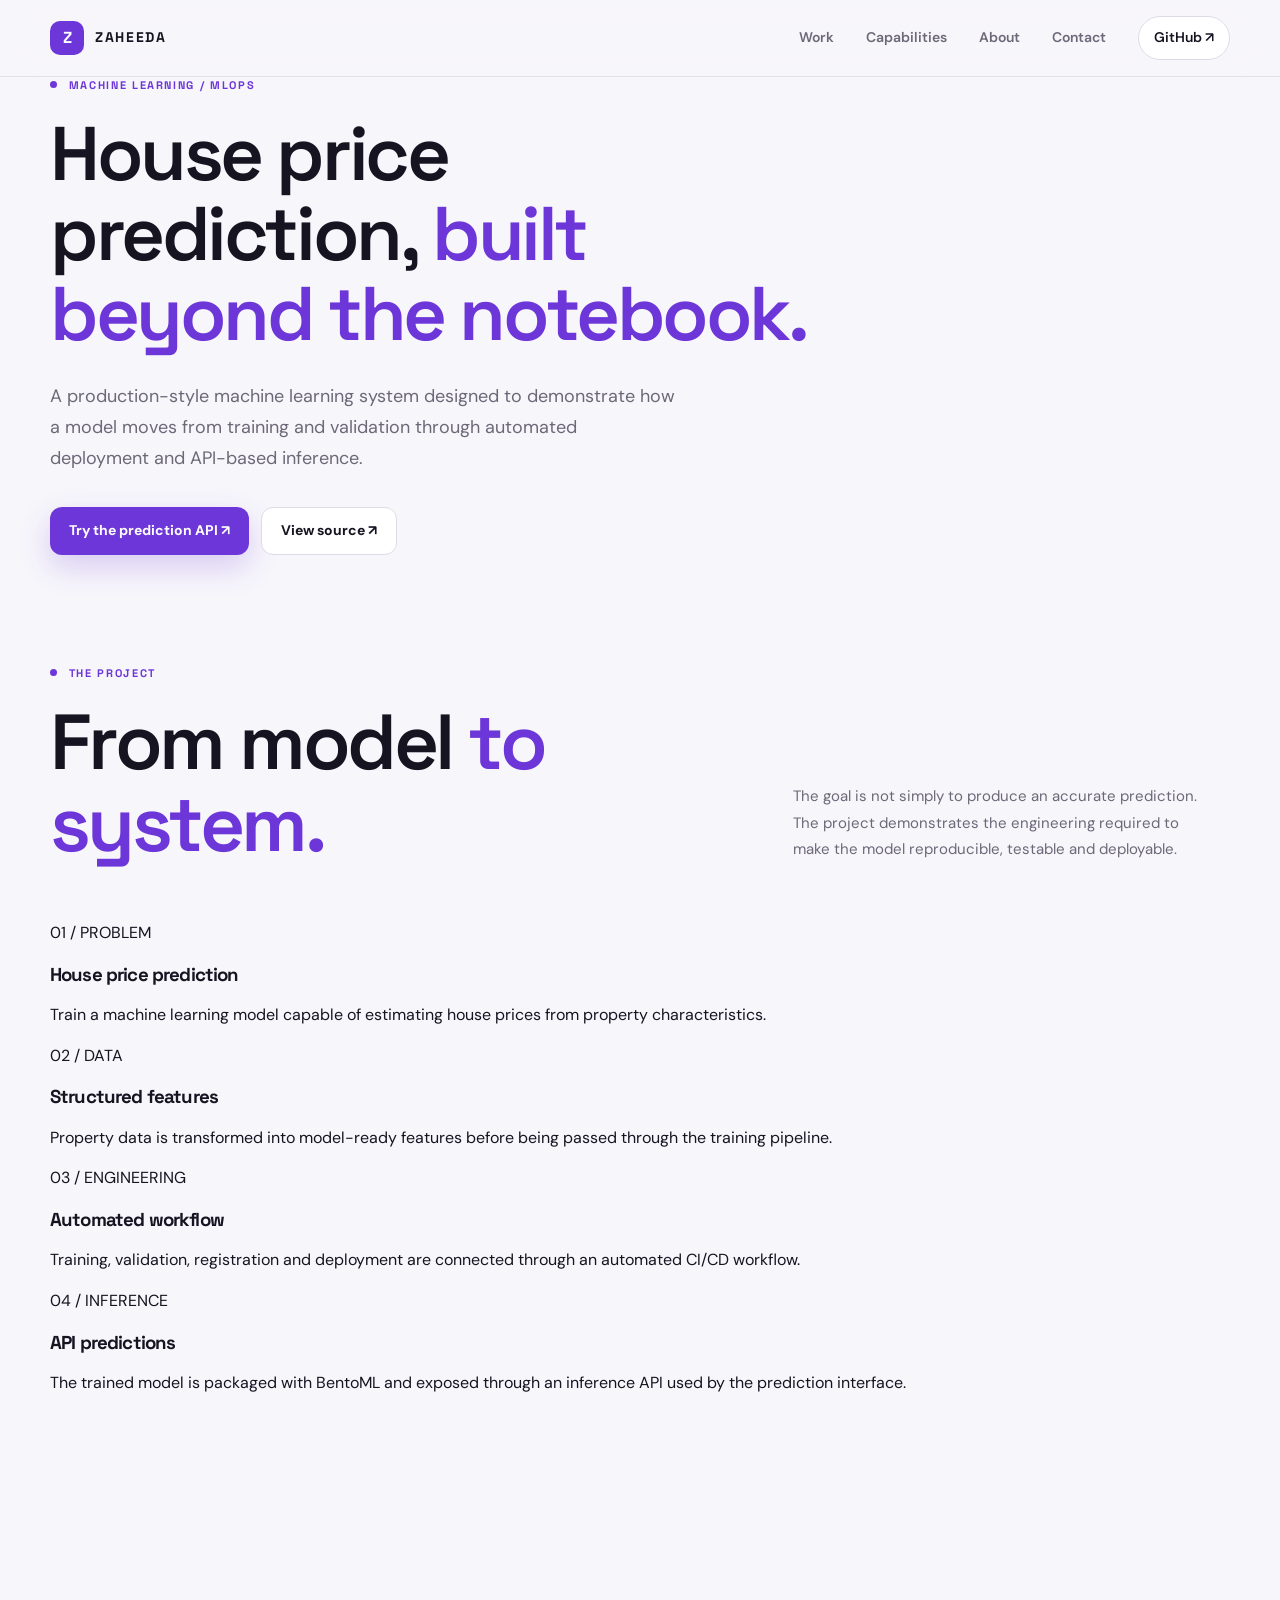
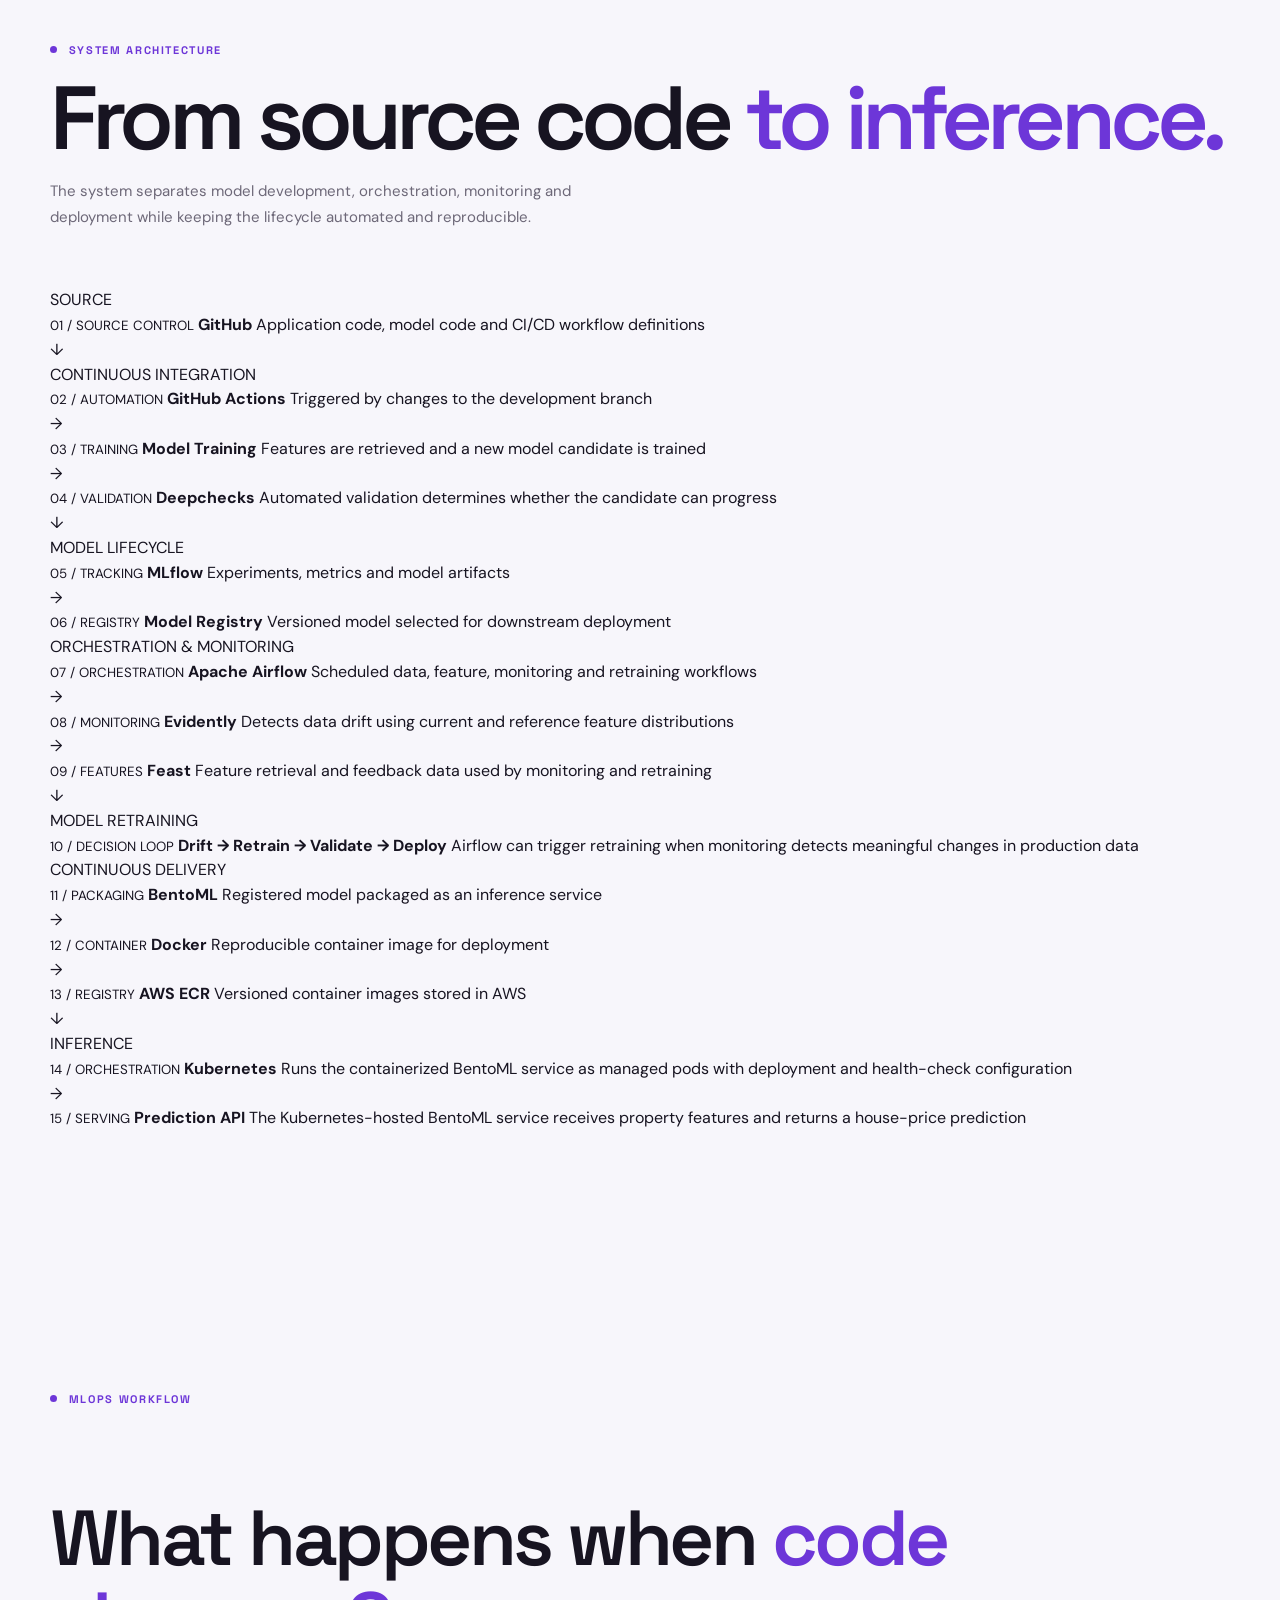
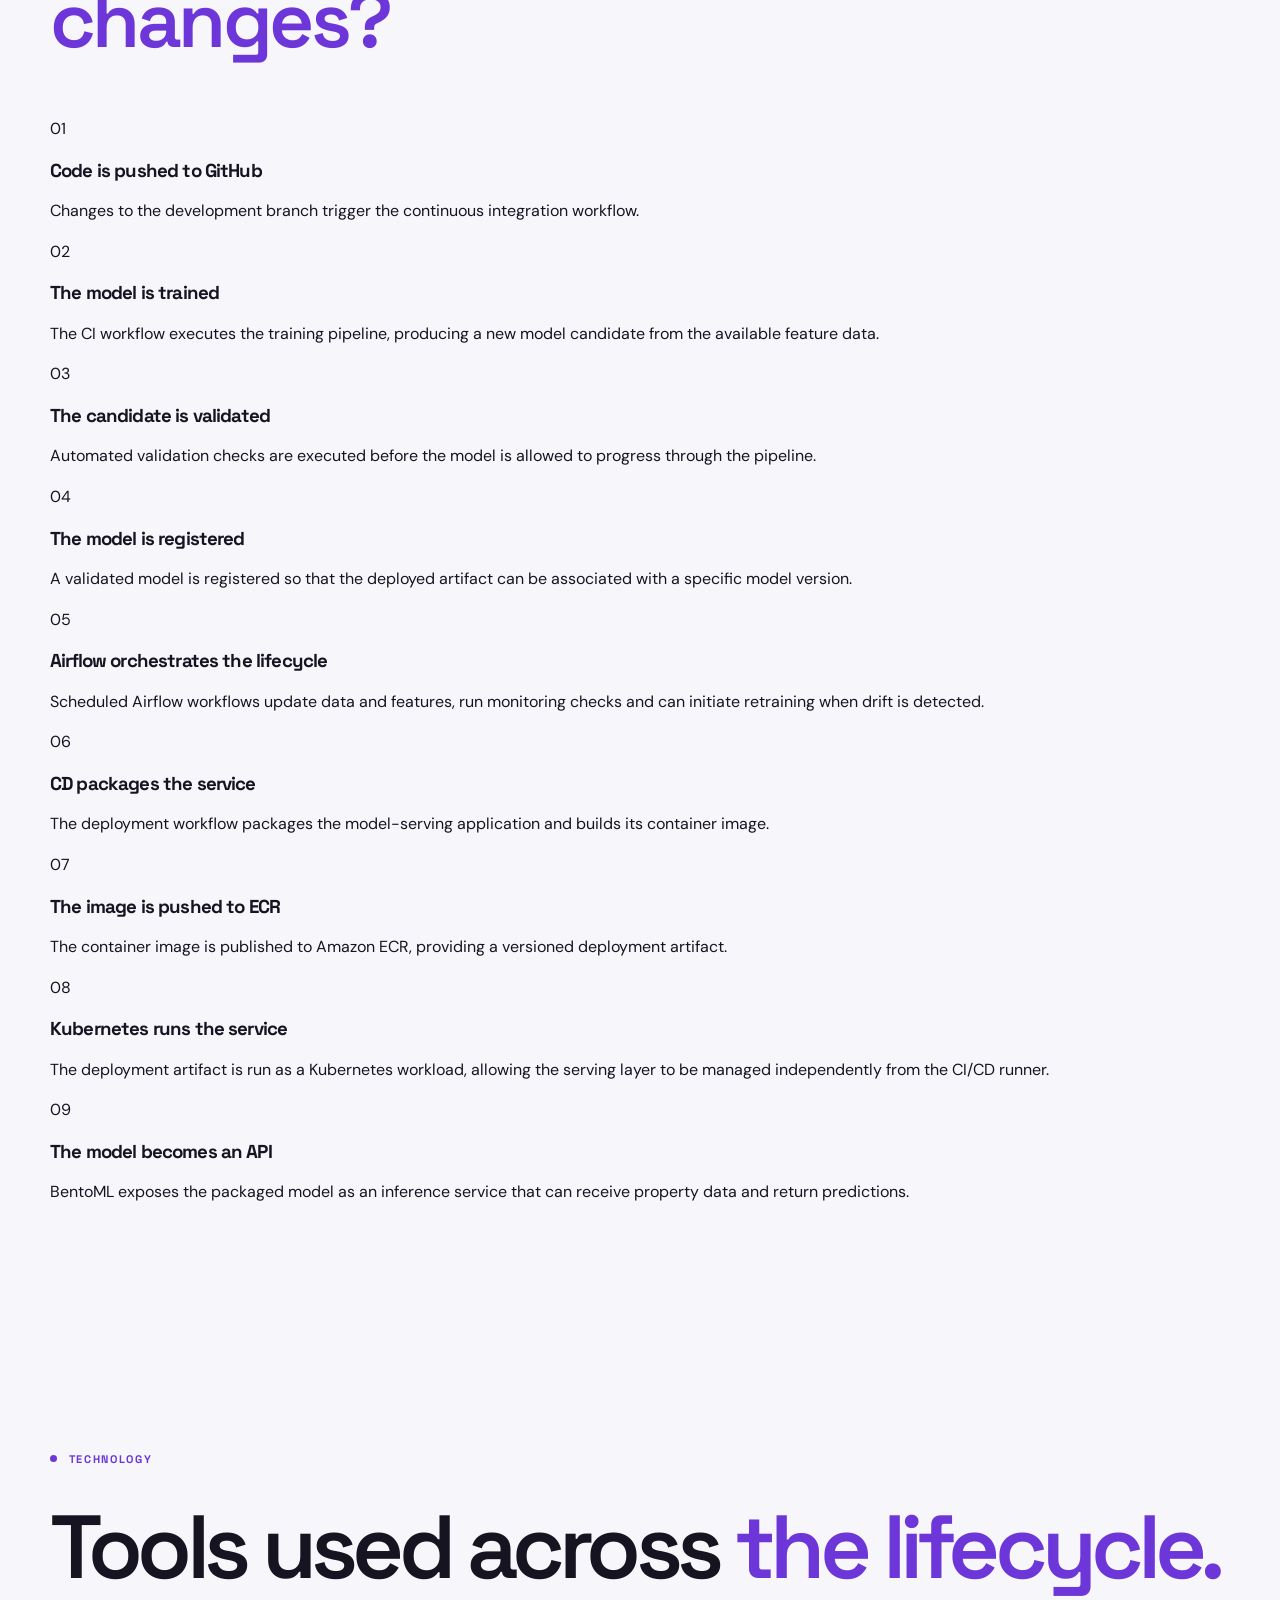
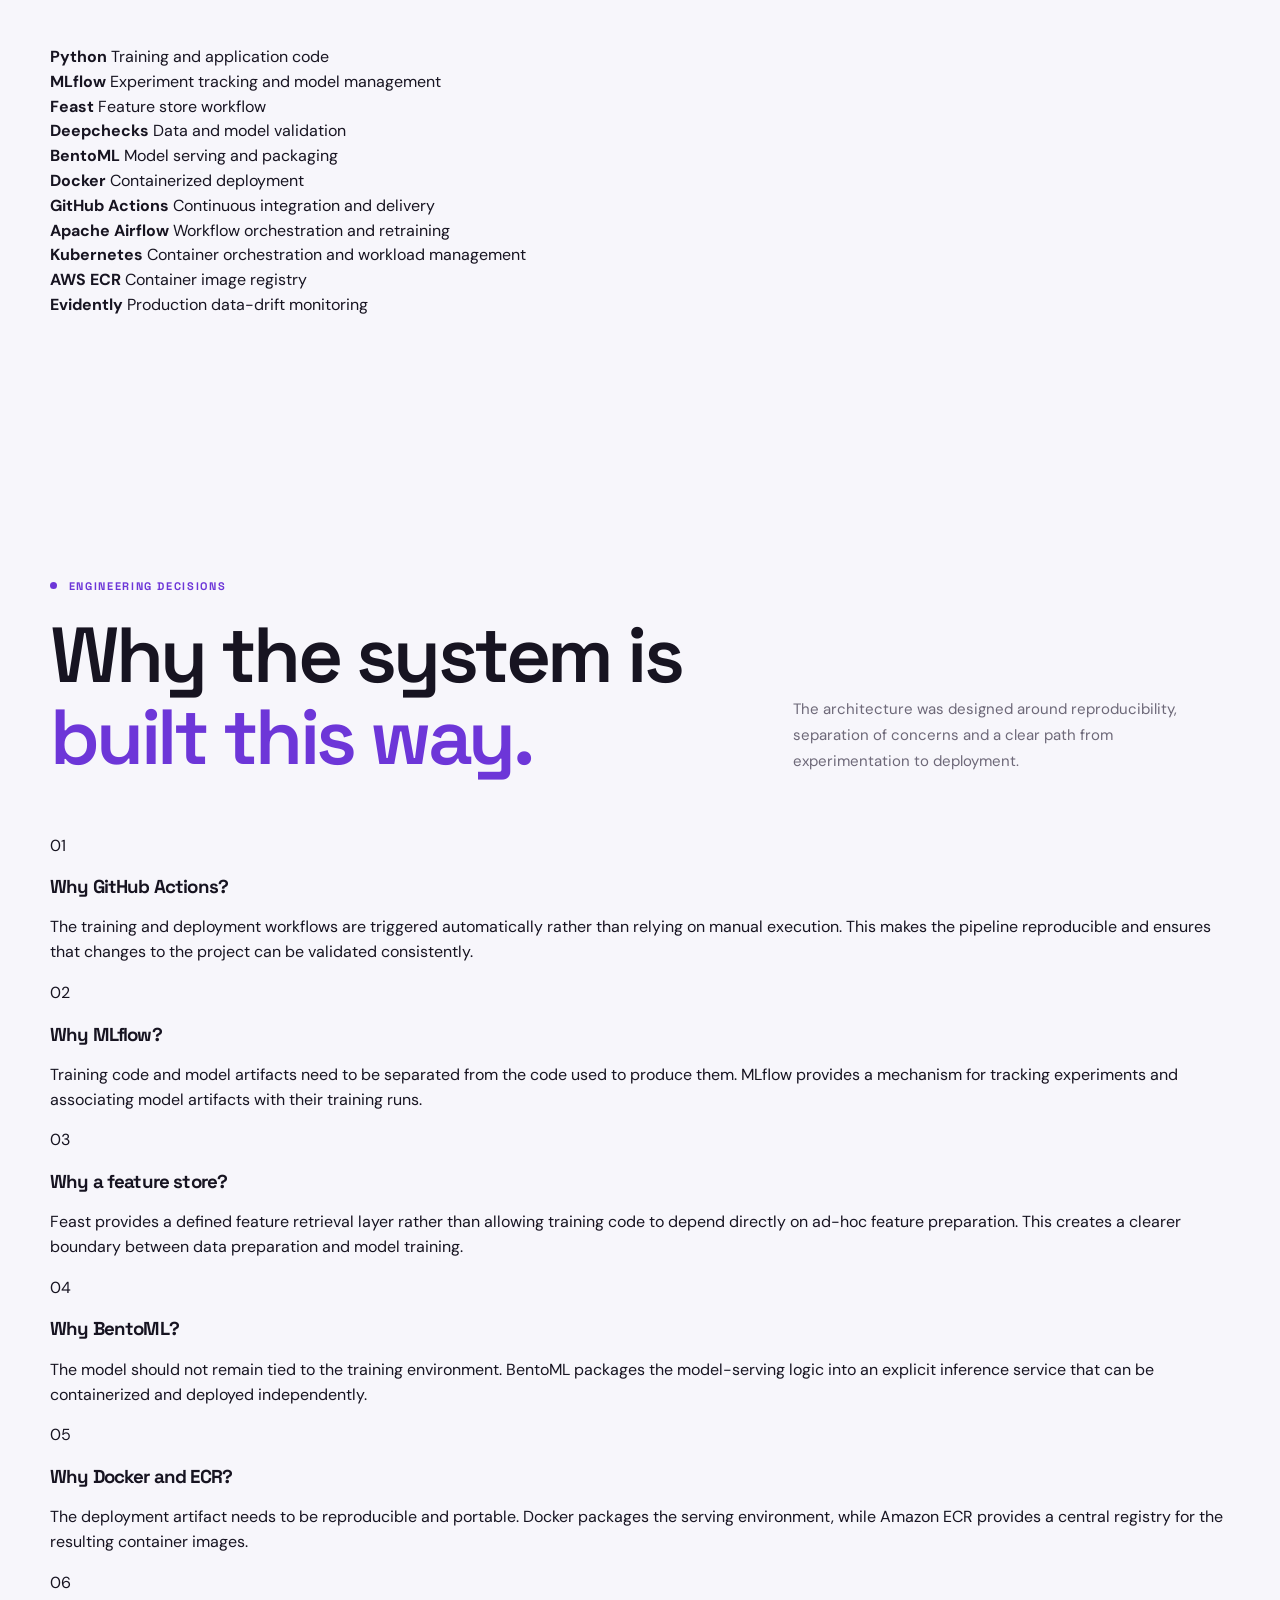
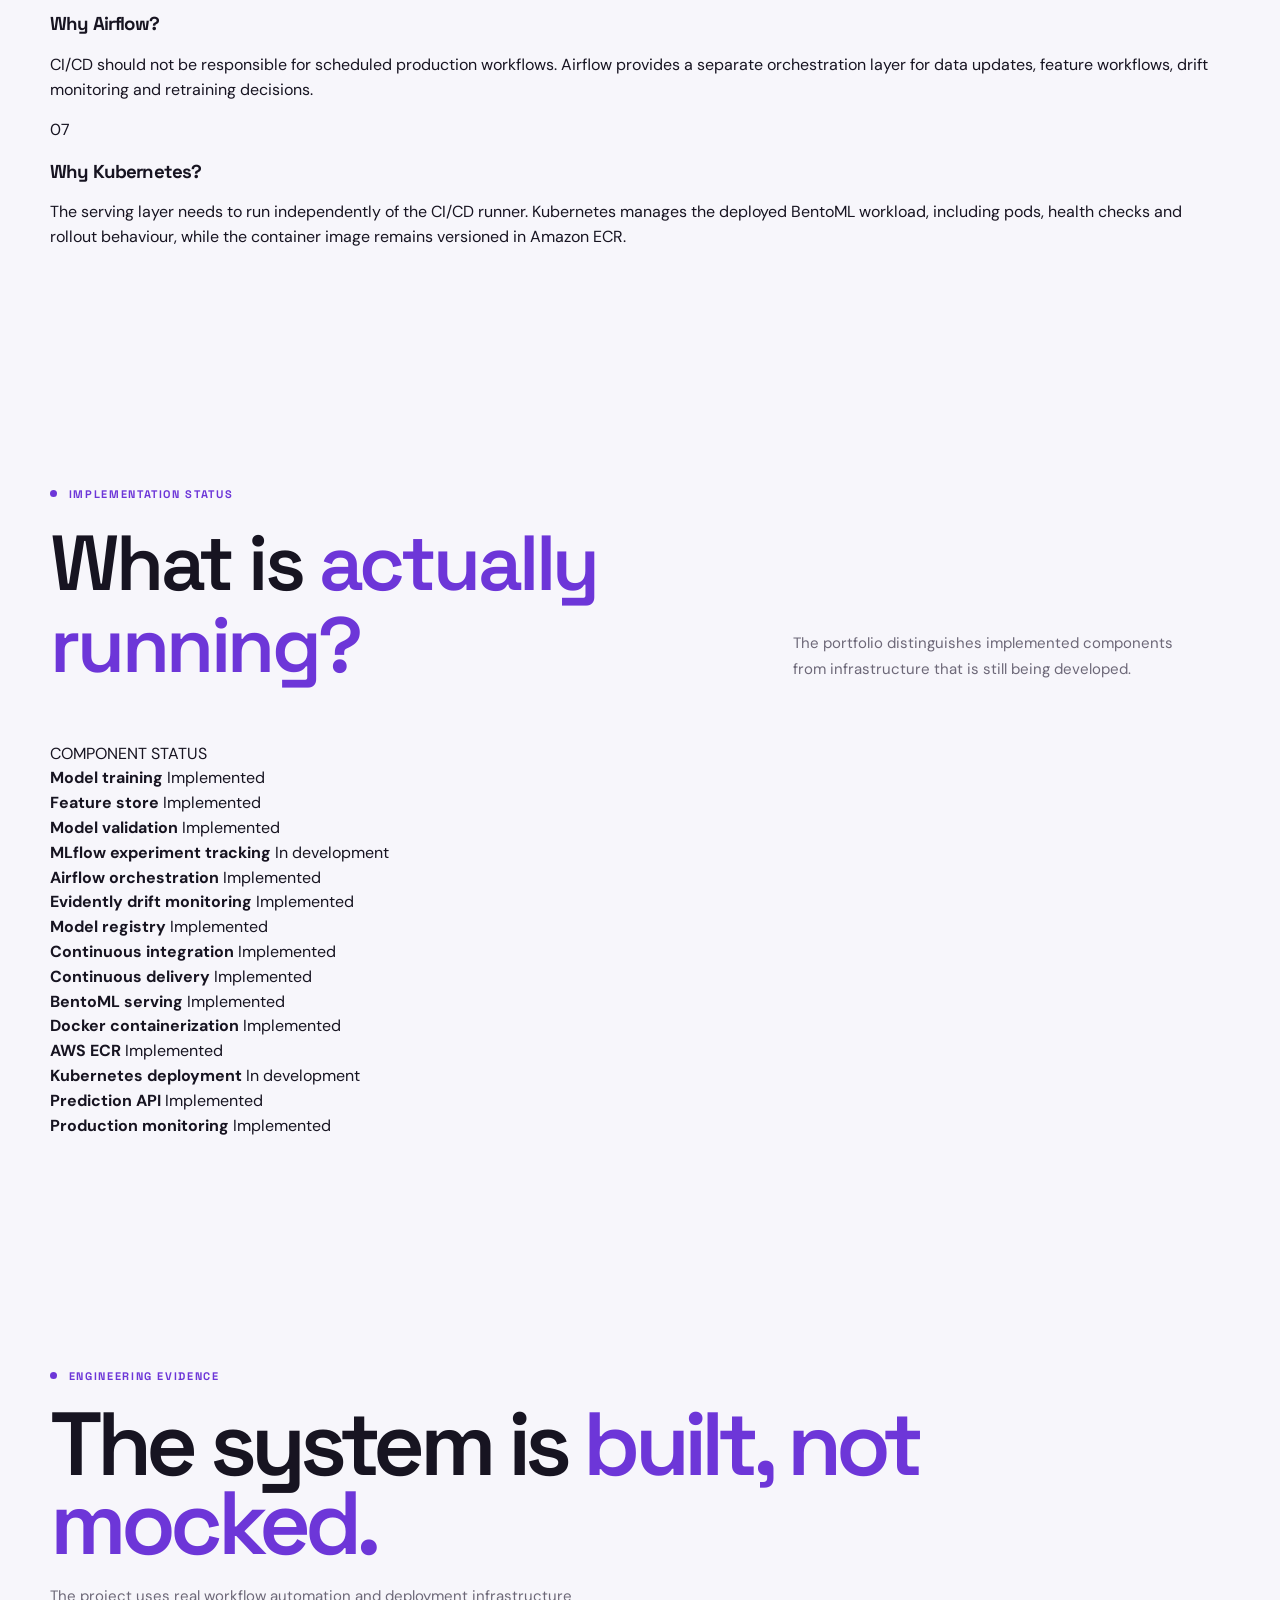
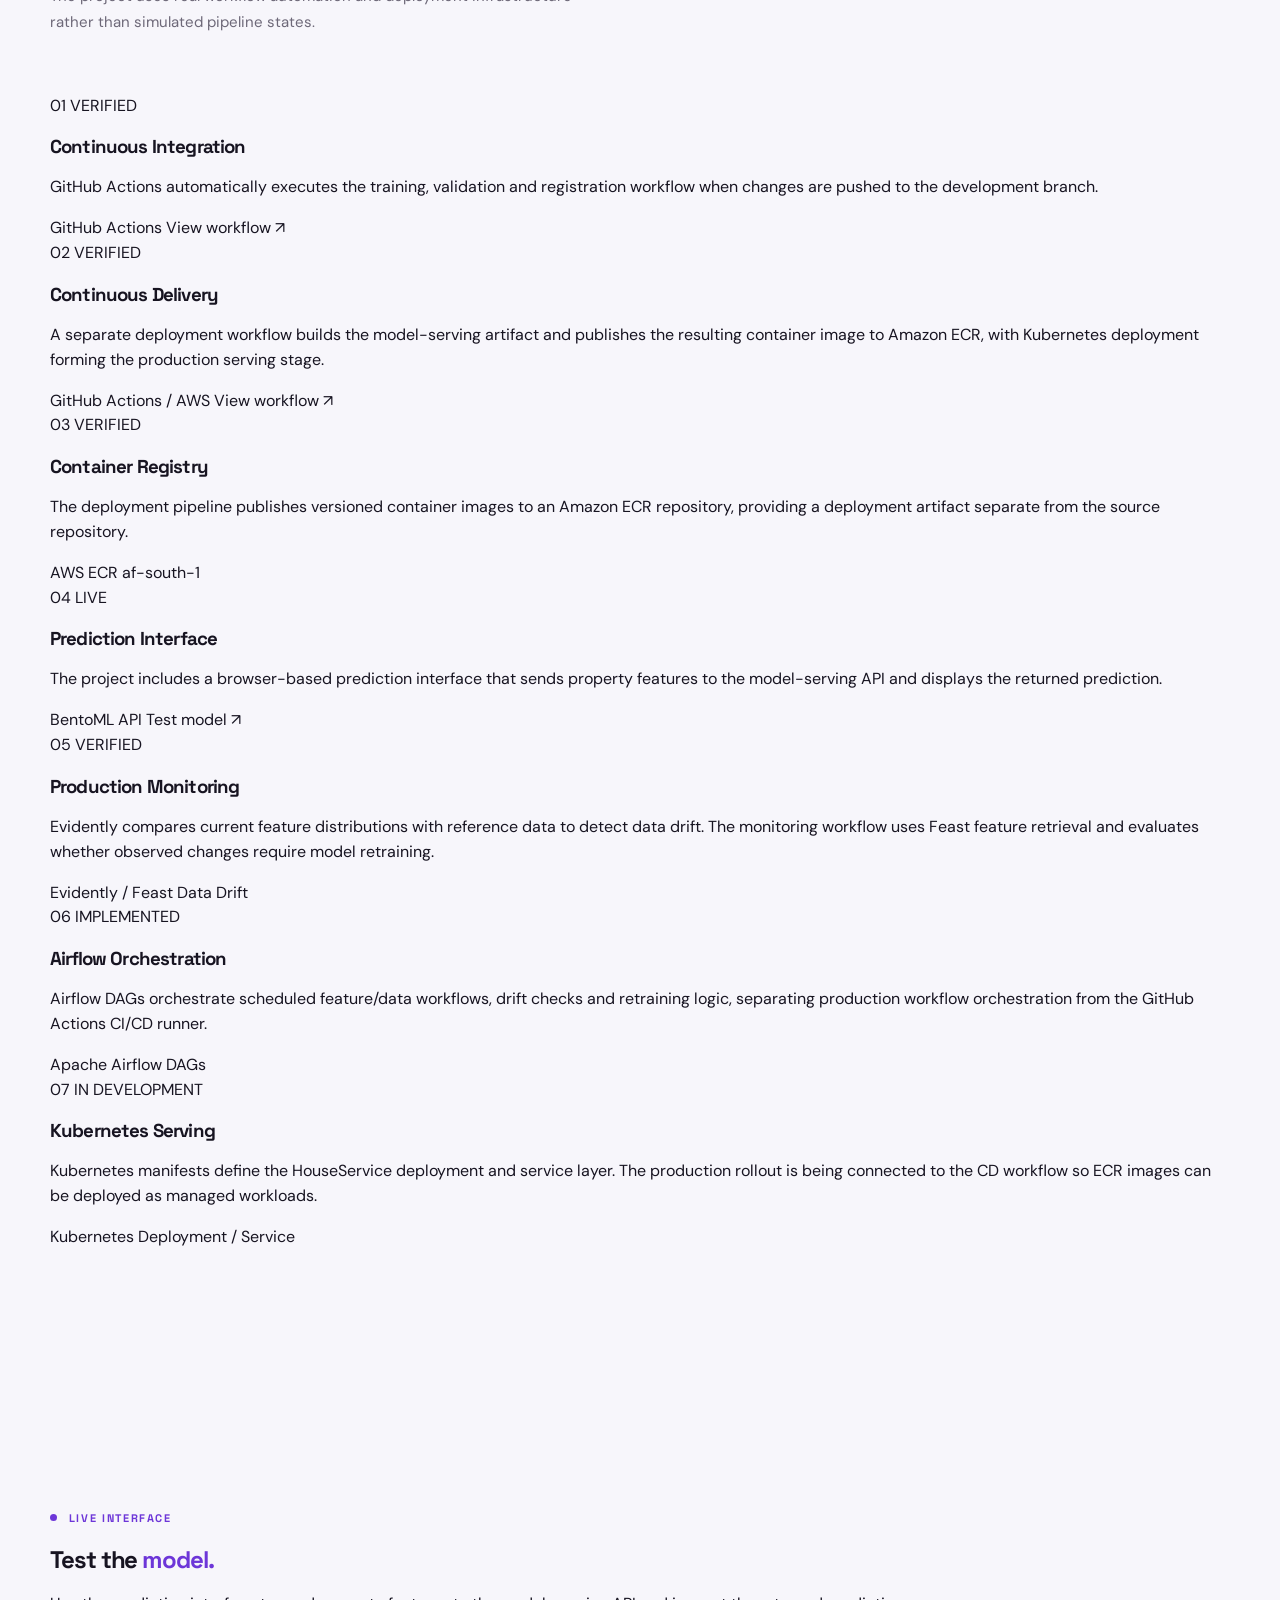
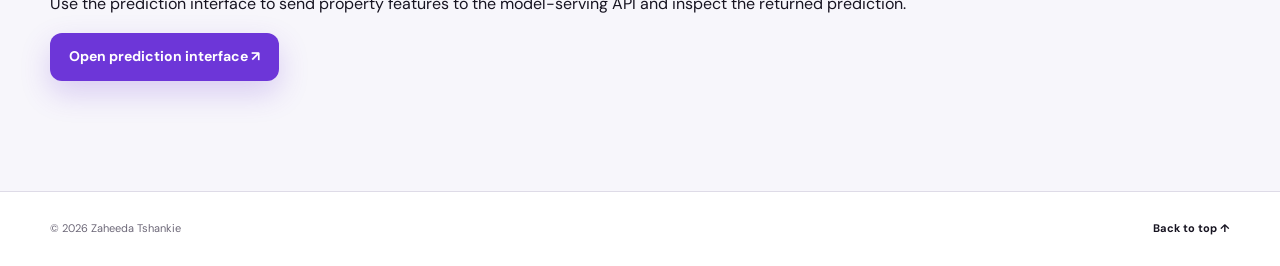
<file: webpages/house-predict/index.html>
<!DOCTYPE html>
<html lang="en">
<head>
    <meta charset="UTF-8">
    <meta name="viewport" content="width=device-width, initial-scale=1.0">

    <title>House Price Prediction | Zaheeda</title>

    <meta
        name="description"
        content="A production-style machine learning and MLOps project for house price prediction."
    >

    <link rel="icon" type="image/png" href="/favicon.png">

    <link rel="stylesheet" href="../../css/style.css">

    <link rel="preconnect" href="https://fonts.googleapis.com">
    <link rel="preconnect" href="https://fonts.gstatic.com" crossorigin>

    <link
        href="https://fonts.googleapis.com/css2?family=DM+Sans:wght@400;500;600;700&family=Space+Grotesk:wght@400;500;600;700&display=swap"
        rel="stylesheet"
    >
</head>

<body id="top">

<header class="site-header">
    <nav class="nav container">

        <a href="../../index.html" class="brand">
            <span class="brand-mark">Z</span>
            <span>ZAHEEDA</span>
        </a>

        <button
            class="nav-toggle"
            aria-label="Toggle navigation"
            aria-expanded="false"
        >
            <span></span>
            <span></span>
            <span></span>
        </button>

        <div class="nav-links">
            <a href="../../index.html#work">Work</a>
            <a href="../../index.html#capabilities">Capabilities</a>
            <a href="../../about/index.html">About</a>
            <a href="../../index.html#contact">Contact</a>

            <a
                class="nav-github"
                href="https://github.com/ZaheedaT/MLOps-Pipeline-OpenSource"
                target="_blank"
                rel="noopener noreferrer"
            >
                GitHub ↗
            </a>
        </div>

    </nav>
</header>


<main>

    <!-- HERO -->

    <section class="project-hero">
        <div class="container">

            <p class="eyebrow">
                <span class="eyebrow-dot"></span>
                MACHINE LEARNING / MLOPS
            </p>

            <h1>
                House price prediction,
                <span>built beyond the notebook.</span>
            </h1>

            <p class="hero-lead">
                A production-style machine learning system designed to demonstrate
                how a model moves from training and validation through automated
                deployment and API-based inference.
            </p>

            <div class="hero-actions">

                <a
                    href="predict/index.html"
                    class="button button-primary"
                >
                    Try the prediction API ↗
                </a>

                <a
                    href="https://github.com/ZaheedaT/MLOps-Pipeline-OpenSource"
                    class="button button-secondary"
                    target="_blank"
                    rel="noopener noreferrer"
                >
                    View source ↗
                </a>

            </div>

        </div>
    </section>


    <!-- PROJECT SUMMARY -->

    <section class="section">
        <div class="container">

            <div class="section-heading">
                <div>
                    <p class="eyebrow">
                        <span class="eyebrow-dot"></span>
                        THE PROJECT
                    </p>

                    <h2>
                        From model
                        <span>to system.</span>
                    </h2>
                </div>

                <p class="section-intro">
                    The goal is not simply to produce an accurate prediction.
                    The project demonstrates the engineering required to make
                    the model reproducible, testable and deployable.
                </p>
            </div>


            <div class="project-grid">

                <article class="info-card">
                    <span class="card-number">01 / PROBLEM</span>

                    <h3>House price prediction</h3>

                    <p>
                        Train a machine learning model capable of estimating
                        house prices from property characteristics.
                    </p>
                </article>


                <article class="info-card">
                    <span class="card-number">02 / DATA</span>

                    <h3>Structured features</h3>

                    <p>
                        Property data is transformed into model-ready features
                        before being passed through the training pipeline.
                    </p>
                </article>


                <article class="info-card">
                    <span class="card-number">03 / ENGINEERING</span>

                    <h3>Automated workflow</h3>

                    <p>
                        Training, validation, registration and deployment are
                        connected through an automated CI/CD workflow.
                    </p>
                </article>


                <article class="info-card">
                    <span class="card-number">04 / INFERENCE</span>

                    <h3>API predictions</h3>

                    <p>
                        The trained model is packaged with BentoML and exposed
                        through an inference API used by the prediction interface.
                    </p>
                </article>

            </div>

        </div>
    </section>


<!-- ARCHITECTURE -->

<section class="section capabilities-section">
    <div class="container">

        <div class="section-heading">
            <div>
                <p class="eyebrow">
                    <span class="eyebrow-dot"></span>
                    SYSTEM ARCHITECTURE
                </p>

                <h2>
                    From source code
                    <span>to inference.</span>
                </h2>
            </div>

            <p class="section-intro">
                The system separates model development, orchestration, monitoring
                and deployment while keeping the lifecycle automated and reproducible.
            </p>
        </div>

        <div class="architecture-large">

            <!-- SOURCE -->

            <div class="architecture-flow-label">
                SOURCE
            </div>

            <div class="architecture-row architecture-row-single">

                <div class="architecture-node architecture-node-wide">
                    <small>01 / SOURCE CONTROL</small>
                    <strong>GitHub</strong>
                    <span>
                        Application code, model code and CI/CD workflow definitions
                    </span>
                </div>

            </div>

            <div class="architecture-connector">↓</div>

            <!-- CI -->

            <div class="architecture-flow-label">
                CONTINUOUS INTEGRATION
            </div>

            <div class="architecture-row">

                <div class="architecture-node">
                    <small>02 / AUTOMATION</small>
                    <strong>GitHub Actions</strong>
                    <span>
                        Triggered by changes to the development branch
                    </span>
                </div>

                <div class="architecture-arrow">→</div>

                <div class="architecture-node">
                    <small>03 / TRAINING</small>
                    <strong>Model Training</strong>
                    <span>
                        Features are retrieved and a new model candidate is trained
                    </span>
                </div>

                <div class="architecture-arrow">→</div>

                <div class="architecture-node">
                    <small>04 / VALIDATION</small>
                    <strong>Deepchecks</strong>
                    <span>
                        Automated validation determines whether the candidate can progress
                    </span>
                </div>

            </div>

            <div class="architecture-connector">↓</div>

            <!-- MODEL LIFECYCLE -->

            <div class="architecture-flow-label">
                MODEL LIFECYCLE
            </div>

            <div class="architecture-row">

                <div class="architecture-node">
                    <small>05 / TRACKING</small>
                    <strong>MLflow</strong>
                    <span>
                        Experiments, metrics and model artifacts
                    </span>
                </div>

                <div class="architecture-arrow">→</div>

                <div class="architecture-node architecture-node-active">
                    <small>06 / REGISTRY</small>
                    <strong>Model Registry</strong>
                    <span>
                        Versioned model selected for downstream deployment
                    </span>
                </div>

            </div>

            <div class="architecture-divider"></div>

            <!-- ORCHESTRATION & MONITORING -->

            <div class="architecture-flow-label">
                ORCHESTRATION &amp; MONITORING
            </div>

            <div class="architecture-row">

                <div class="architecture-node">
                    <small>07 / ORCHESTRATION</small>
                    <strong>Apache Airflow</strong>
                    <span>
                        Scheduled data, feature, monitoring and retraining workflows
                    </span>
                </div>

                <div class="architecture-arrow">→</div>

                <div class="architecture-node">
                    <small>08 / MONITORING</small>
                    <strong>Evidently</strong>
                    <span>
                        Detects data drift using current and reference feature distributions
                    </span>
                </div>

                <div class="architecture-arrow">→</div>

                <div class="architecture-node">
                    <small>09 / FEATURES</small>
                    <strong>Feast</strong>
                    <span>
                        Feature retrieval and feedback data used by monitoring and retraining
                    </span>
                </div>

            </div>

            <div class="architecture-connector">↓</div>

            <!-- RETRAINING -->

            <div class="architecture-flow-label">
                MODEL RETRAINING
            </div>

            <div class="architecture-row architecture-row-single">

                <div class="architecture-node architecture-node-wide">
                    <small>10 / DECISION LOOP</small>
                    <strong>Drift → Retrain → Validate → Deploy</strong>
                    <span>
                        Airflow can trigger retraining when monitoring detects meaningful
                        changes in production data
                    </span>
                </div>

            </div>

            <div class="architecture-divider"></div>

            <!-- CD -->

            <div class="architecture-flow-label">
                CONTINUOUS DELIVERY
            </div>

            <div class="architecture-row">

                <div class="architecture-node">
                    <small>11 / PACKAGING</small>
                    <strong>BentoML</strong>
                    <span>
                        Registered model packaged as an inference service
                    </span>
                </div>

                <div class="architecture-arrow">→</div>

                <div class="architecture-node">
                    <small>12 / CONTAINER</small>
                    <strong>Docker</strong>
                    <span>
                        Reproducible container image for deployment
                    </span>
                </div>

                <div class="architecture-arrow">→</div>

                <div class="architecture-node">
                    <small>13 / REGISTRY</small>
                    <strong>AWS ECR</strong>
                    <span>
                        Versioned container images stored in AWS
                    </span>
                </div>

            </div>

            <div class="architecture-connector">↓</div>

            <!-- INFERENCE -->

            <div class="architecture-flow-label">
                INFERENCE
            </div>

            <div class="architecture-row architecture-row-single">

                <div class="architecture-node">
                    <small>14 / ORCHESTRATION</small>
                    <strong>Kubernetes</strong>
                    <span>
                        Runs the containerized BentoML service as managed pods
                        with deployment and health-check configuration
                    </span>
                </div>

                <div class="architecture-arrow">→</div>

                <div class="architecture-node architecture-node-wide architecture-node-active">
                    <small>15 / SERVING</small>
                    <strong>Prediction API</strong>
                    <span>
                        The Kubernetes-hosted BentoML service receives property
                        features and returns a house-price prediction
                    </span>
                </div>

            </div>

        </div>

    </div>
</section>


    <!-- MLOPS PIPELINE -->

    <section class="section">
        <div class="container">

            <div class="section-heading compact">

                <p class="eyebrow">
                    <span class="eyebrow-dot"></span>
                    MLOPS WORKFLOW
                </p>

                <h2>
                    What happens when
                    <span>code changes?</span>
                </h2>

            </div>


            <div class="timeline">

                <div class="timeline-item">

                    <div class="timeline-marker">01</div>

                    <div>
                        <h3>Code is pushed to GitHub</h3>

                        <p>
                            Changes to the development branch trigger the
                            continuous integration workflow.
                        </p>
                    </div>

                </div>


                <div class="timeline-item">

                    <div class="timeline-marker">02</div>

                    <div>
                        <h3>The model is trained</h3>

                        <p>
                            The CI workflow executes the training pipeline,
                            producing a new model candidate from the available
                            feature data.
                        </p>
                    </div>

                </div>


                <div class="timeline-item">

                    <div class="timeline-marker">03</div>

                    <div>
                        <h3>The candidate is validated</h3>

                        <p>
                            Automated validation checks are executed before the
                            model is allowed to progress through the pipeline.
                        </p>
                    </div>

                </div>


                <div class="timeline-item">

                    <div class="timeline-marker">04</div>

                    <div>
                        <h3>The model is registered</h3>

                        <p>
                            A validated model is registered so that the deployed
                            artifact can be associated with a specific model version.
                        </p>
                    </div>

                </div>


                <div class="timeline-item">

                    <div class="timeline-marker">05</div>

                    <div>
                        <h3>Airflow orchestrates the lifecycle</h3>

                        <p>
                            Scheduled Airflow workflows update data and features,
                            run monitoring checks and can initiate retraining when
                            drift is detected.
                        </p>
                    </div>

                </div>


                <div class="timeline-item">

                    <div class="timeline-marker">06</div>

                    <div>
                        <h3>CD packages the service</h3>

                        <p>
                            The deployment workflow packages the model-serving
                            application and builds its container image.
                        </p>
                    </div>

                </div>


                <div class="timeline-item">

                    <div class="timeline-marker">07</div>

                    <div>
                        <h3>The image is pushed to ECR</h3>

                        <p>
                            The container image is published to Amazon ECR,
                            providing a versioned deployment artifact.
                        </p>
                    </div>

                </div>


                <div class="timeline-item">

                    <div class="timeline-marker">08</div>

                    <div>
                        <h3>Kubernetes runs the service</h3>

                        <p>
                            The deployment artifact is run as a Kubernetes workload,
                            allowing the serving layer to be managed independently
                            from the CI/CD runner.
                        </p>
                    </div>

                </div>


                <div class="timeline-item">

                    <div class="timeline-marker">09</div>

                    <div>
                        <h3>The model becomes an API</h3>

                        <p>
                            BentoML exposes the packaged model as an inference
                            service that can receive property data and return
                            predictions.
                        </p>
                    </div>

                </div>

            </div>

        </div>
    </section>


    <!-- TECHNOLOGIES -->

    <section class="section capabilities-section">
        <div class="container">

            <div class="section-heading compact">

                <p class="eyebrow">
                    <span class="eyebrow-dot"></span>
                    TECHNOLOGY
                </p>

                <h2>
                    Tools used across
                    <span>the lifecycle.</span>
                </h2>

            </div>


            <div class="tech-grid">

                <article class="tech-card">
                    <strong>Python</strong>
                    <span>Training and application code</span>
                </article>

                <article class="tech-card">
                    <strong>MLflow</strong>
                    <span>Experiment tracking and model management</span>
                </article>

                <article class="tech-card">
                    <strong>Feast</strong>
                    <span>Feature store workflow</span>
                </article>

                <article class="tech-card">
                    <strong>Deepchecks</strong>
                    <span>Data and model validation</span>
                </article>

                <article class="tech-card">
                    <strong>BentoML</strong>
                    <span>Model serving and packaging</span>
                </article>

                <article class="tech-card">
                    <strong>Docker</strong>
                    <span>Containerized deployment</span>
                </article>

                <article class="tech-card">
                    <strong>GitHub Actions</strong>
                    <span>Continuous integration and delivery</span>
                </article>

                <article class="tech-card">
                    <strong>Apache Airflow</strong>
                    <span>Workflow orchestration and retraining</span>
                </article>

                <article class="tech-card">
                    <strong>Kubernetes</strong>
                    <span>Container orchestration and workload management</span>
                </article>

                <article class="tech-card">
                    <strong>AWS ECR</strong>
                    <span>Container image registry</span>
                </article>

                <article class="tech-card">
                    <strong>Evidently</strong>
                    <span>Production data-drift monitoring</span>
                </article>
            </div>

        </div>
    </section>

<section class="section">
    <div class="container">

        <div class="section-heading">
            <div>
                <p class="eyebrow">
                    <span class="eyebrow-dot"></span>
                    ENGINEERING DECISIONS
                </p>

                <h2>
                    Why the system is
                    <span>built this way.</span>
                </h2>
            </div>

            <p class="section-intro">
                The architecture was designed around reproducibility,
                separation of concerns and a clear path from experimentation
                to deployment.
            </p>
        </div>


        <div class="decision-list">

            <article class="decision-item">

                <div class="decision-number">
                    01
                </div>

                <div class="decision-content">

                    <h3>Why GitHub Actions?</h3>

                    <p>
                        The training and deployment workflows are triggered
                        automatically rather than relying on manual execution.
                        This makes the pipeline reproducible and ensures that
                        changes to the project can be validated consistently.
                    </p>

                </div>

            </article>


            <article class="decision-item">

                <div class="decision-number">
                    02
                </div>

                <div class="decision-content">

                    <h3>Why MLflow?</h3>

                    <p>
                        Training code and model artifacts need to be separated
                        from the code used to produce them. MLflow provides a
                        mechanism for tracking experiments and associating
                        model artifacts with their training runs.
                    </p>

                </div>

            </article>


            <article class="decision-item">

                <div class="decision-number">
                    03
                </div>

                <div class="decision-content">

                    <h3>Why a feature store?</h3>

                    <p>
                        Feast provides a defined feature retrieval layer rather
                        than allowing training code to depend directly on
                        ad-hoc feature preparation. This creates a clearer
                        boundary between data preparation and model training.
                    </p>

                </div>

            </article>


            <article class="decision-item">

                <div class="decision-number">
                    04
                </div>

                <div class="decision-content">

                    <h3>Why BentoML?</h3>

                    <p>
                        The model should not remain tied to the training
                        environment. BentoML packages the model-serving logic
                        into an explicit inference service that can be
                        containerized and deployed independently.
                    </p>

                </div>

            </article>


            <article class="decision-item">

                <div class="decision-number">
                    05
                </div>

                <div class="decision-content">

                    <h3>Why Docker and ECR?</h3>

                    <p>
                        The deployment artifact needs to be reproducible and
                        portable. Docker packages the serving environment,
                        while Amazon ECR provides a central registry for the
                        resulting container images.
                    </p>

                </div>

            </article>


            <article class="decision-item">

                <div class="decision-number">
                    06
                </div>

                <div class="decision-content">

                    <h3>Why Airflow?</h3>

                    <p>
                        CI/CD should not be responsible for scheduled production
                        workflows. Airflow provides a separate orchestration layer
                        for data updates, feature workflows, drift monitoring and
                        retraining decisions.
                    </p>

                </div>

            </article>


            <article class="decision-item">

                <div class="decision-number">
                    07
                </div>

                <div class="decision-content">

                    <h3>Why Kubernetes?</h3>

                    <p>
                        The serving layer needs to run independently of the CI/CD
                        runner. Kubernetes manages the deployed BentoML workload,
                        including pods, health checks and rollout behaviour, while
                        the container image remains versioned in Amazon ECR.
                    </p>

                </div>

            </article>

        </div>

    </div>
</section>

    <!-- IMPLEMENTATION STATUS -->

    <section class="section">
        <div class="container">

            <div class="section-heading">

                <div>
                    <p class="eyebrow">
                        <span class="eyebrow-dot"></span>
                        IMPLEMENTATION STATUS
                    </p>

                    <h2>
                        What is
                        <span>actually running?</span>
                    </h2>
                </div>

                <p class="section-intro">
                    The portfolio distinguishes implemented components from
                    infrastructure that is still being developed.
                </p>

            </div>


            <div class="status-table">

                <div class="status-table-header">
                    <span>COMPONENT</span>
                    <span>STATUS</span>
                </div>


                <div class="status-table-row">
                    <strong>Model training</strong>
                    <span class="status-pill implemented">Implemented</span>
                </div>

                <div class="status-table-row">
                    <strong>Feature store</strong>
                    <span class="status-pill implemented">Implemented</span>
                </div>

                <div class="status-table-row">
                    <strong>Model validation</strong>
                    <span class="status-pill implemented">Implemented</span>
                </div>

                <div class="status-table-row">
                    <strong>MLflow experiment tracking</strong>
                    <span class="status-pill development">In development</span>
                </div>

                <div class="status-table-row">
                    <strong>Airflow orchestration</strong>
                    <span class="status-pill implemented">Implemented</span>
                </div>

                <div class="status-table-row">
                    <strong>Evidently drift monitoring</strong>
                    <span class="status-pill implemented">Implemented</span>
                </div>

                <div class="status-table-row">
                    <strong>Model registry</strong>
                    <span class="status-pill implemented">Implemented</span>
                </div>

                <div class="status-table-row">
                    <strong>Continuous integration</strong>
                    <span class="status-pill implemented">Implemented</span>
                </div>

                <div class="status-table-row">
                    <strong>Continuous delivery</strong>
                    <span class="status-pill implemented">Implemented</span>
                </div>

                <div class="status-table-row">
                    <strong>BentoML serving</strong>
                    <span class="status-pill implemented">Implemented</span>
                </div>

                <div class="status-table-row">
                    <strong>Docker containerization</strong>
                    <span class="status-pill implemented">Implemented</span>
                </div>

                <div class="status-table-row">
                    <strong>AWS ECR</strong>
                    <span class="status-pill implemented">Implemented</span>
                </div>

                <div class="status-table-row">
                    <strong>Kubernetes deployment</strong>
                    <span class="status-pill development">In development</span>
                </div>

                <div class="status-table-row">
                    <strong>Prediction API</strong>
                    <span class="status-pill implemented">Implemented</span>
                </div>

                <div class="status-table-row">
                    <strong>Production monitoring</strong>
                    <span class="status-pill planned">Implemented</span>
                </div>

            </div>

        </div>
    </section>


    <section class="section capabilities-section">
    <div class="container">

        <div class="section-heading">
            <div>
                <p class="eyebrow">
                    <span class="eyebrow-dot"></span>
                    ENGINEERING EVIDENCE
                </p>

                <h2>
                    The system is
                    <span>built, not mocked.</span>
                </h2>
            </div>

            <p class="section-intro">
                The project uses real workflow automation and deployment
                infrastructure rather than simulated pipeline states.
            </p>
        </div>


        <div class="evidence-grid">

            <article class="evidence-card">

                <div class="evidence-top">
                    <span class="evidence-number">01</span>

                    <span class="evidence-status">
                        VERIFIED
                    </span>
                </div>

                <h3>Continuous Integration</h3>

                <p>
                    GitHub Actions automatically executes the training,
                    validation and registration workflow when changes are
                    pushed to the development branch.
                </p>

                <div class="evidence-footer">
                    <span>GitHub Actions</span>
                    <a
                        href="https://github.com/ZaheedaT/MLOps-Pipeline-OpenSource/actions"
                        target="_blank"
                        rel="noopener noreferrer"
                    >
                        View workflow ↗
                    </a>
                </div>

            </article>


            <article class="evidence-card">

                <div class="evidence-top">
                    <span class="evidence-number">02</span>

                    <span class="evidence-status">
                        VERIFIED
                    </span>
                </div>

                <h3>Continuous Delivery</h3>

                <p>
                    A separate deployment workflow builds the model-serving
                    artifact and publishes the resulting container image
                    to Amazon ECR, with Kubernetes deployment forming the
                    production serving stage.
                </p>

                <div class="evidence-footer">
                    <span>GitHub Actions / AWS</span>
                    <a
                        href="https://github.com/ZaheedaT/MLOps-Pipeline-OpenSource/actions"
                        target="_blank"
                        rel="noopener noreferrer"
                    >
                        View workflow ↗
                    </a>
                </div>

            </article>


            <article class="evidence-card">

                <div class="evidence-top">
                    <span class="evidence-number">03</span>

                    <span class="evidence-status">
                        VERIFIED
                    </span>
                </div>

                <h3>Container Registry</h3>

                <p>
                    The deployment pipeline publishes versioned container
                    images to an Amazon ECR repository, providing a
                    deployment artifact separate from the source repository.
                </p>

                <div class="evidence-footer">
                    <span>AWS ECR</span>
                    <span>af-south-1</span>
                </div>

            </article>


            <article class="evidence-card">

                <div class="evidence-top">
                    <span class="evidence-number">04</span>

                    <span class="evidence-status">
                        LIVE
                    </span>
                </div>

                <h3>Prediction Interface</h3>

                <p>
                    The project includes a browser-based prediction interface
                    that sends property features to the model-serving API
                    and displays the returned prediction.
                </p>

                <div class="evidence-footer">
                    <span>BentoML API</span>

                    <a href="predict/index.html">
                        Test model ↗
                    </a>
                </div>

            </article>


            <article class="evidence-card">

            <div class="evidence-top">
                <span class="evidence-number">05</span>

                <span class="evidence-status">
                    VERIFIED
                </span>
            </div>

            <h3>Production Monitoring</h3>

            <p>
                Evidently compares current feature distributions with reference
                data to detect data drift. The monitoring workflow uses Feast
                feature retrieval and evaluates whether observed changes require
                model retraining.
            </p>

            <div class="evidence-footer">
                <span>Evidently / Feast</span>

                <span>Data Drift</span>
            </div>

        </article>

            <article class="evidence-card">

                <div class="evidence-top">
                    <span class="evidence-number">06</span>

                    <span class="evidence-status">
                        IMPLEMENTED
                    </span>
                </div>

                <h3>Airflow Orchestration</h3>

                <p>
                    Airflow DAGs orchestrate scheduled feature/data workflows,
                    drift checks and retraining logic, separating production
                    workflow orchestration from the GitHub Actions CI/CD runner.
                </p>

                <div class="evidence-footer">
                    <span>Apache Airflow</span>
                    <span>DAGs</span>
                </div>

            </article>


            <article class="evidence-card">

                <div class="evidence-top">
                    <span class="evidence-number">07</span>

                    <span class="evidence-status">
                        IN DEVELOPMENT
                    </span>
                </div>

                <h3>Kubernetes Serving</h3>

                <p>
                    Kubernetes manifests define the HouseService deployment and
                    service layer. The production rollout is being connected to
                    the CD workflow so ECR images can be deployed as managed
                    workloads.
                </p>

                <div class="evidence-footer">
                    <span>Kubernetes</span>
                    <span>Deployment / Service</span>
                </div>

            </article>


        </div>

    </div>
</section>


    <!-- LIVE PROJECT -->

    <section class="section project-cta">
        <div class="container">

            <div class="cta-box">

                <div>
                    <p class="eyebrow">
                        <span class="eyebrow-dot"></span>
                        LIVE INTERFACE
                    </p>

                    <h2>
                        Test the
                        <span>model.</span>
                    </h2>

                    <p>
                        Use the prediction interface to send property features
                        to the model-serving API and inspect the returned prediction.
                    </p>
                </div>

                <a
                    href="predict/index.html"
                    class="button button-primary"
                >
                    Open prediction interface ↗
                </a>

            </div>

        </div>
    </section>

</main>


<footer class="site-footer">

    <div class="container footer-inner">

        <span>
            © 2026 Zaheeda Tshankie
        </span>

        <a href="#top">
            Back to top ↑
        </a>

    </div>

</footer>


<script src="../../js/app.js"></script>

</body>
</html>
</file>
<file: css/style.css>
:root {
    --bg: #f7f6fb;
    --surface: #ffffff;
    --surface-soft: #efedf5;

    --text: #171421;
    --muted: #6d6878;

    --line: #dedbe7;

    --purple: #6d36d8;
    --purple-dark: #4b209f;
    --purple-soft: #e8defb;

    --green: #27815b;

    --shadow:
        0 24px 70px rgba(44, 25, 77, 0.10);

    --radius: 22px;

    --container: 1180px;
}


* {
    box-sizing: border-box;
}


html {
    scroll-behavior: smooth;
}


body {
    margin: 0;

    background: var(--bg);
    color: var(--text);

    font-family:
        "DM Sans",
        Arial,
        sans-serif;

    line-height: 1.55;

    -webkit-font-smoothing: antialiased;
}


body.menu-open {
    overflow: hidden;
}


a {
    color: inherit;
    text-decoration: none;
}


.container {
    width: min(
        calc(100% - 48px),
        var(--container)
    );

    margin-inline: auto;
}


.section {
    padding: 110px 0;
}


/* =========================
   NAVIGATION
========================= */

.site-header {
    position: sticky;
    top: 0;

    z-index: 100;

    background:
        rgba(247, 246, 251, 0.88);

    border-bottom:
        1px solid rgba(222, 219, 231, 0.8);

    backdrop-filter: blur(16px);
}


.nav {
    min-height: 76px;

    display: flex;
    align-items: center;
    justify-content: space-between;
}


.brand {
    display: inline-flex;
    align-items: center;

    gap: 11px;

    font-family:
        "Space Grotesk",
        sans-serif;

    font-size: 14px;
    font-weight: 700;

    letter-spacing: .12em;
}


.brand-mark {
    width: 34px;
    height: 34px;

    display: grid;
    place-items: center;

    border-radius: 10px;

    color: white;
    background: var(--purple);

    font-size: 16px;
    letter-spacing: 0;
}


.nav-links {
    display: flex;
    align-items: center;

    gap: 32px;

    font-size: 14px;
    font-weight: 600;
}


.nav-links a {
    color: var(--muted);

    transition:
        color .2s ease;
}


.nav-links a:hover {
    color: var(--purple);
}


.nav-links .nav-github {
    padding: 10px 15px;

    border:
        1px solid var(--line);

    border-radius: 999px;

    color: var(--text);
    background: var(--surface);
}


.nav-toggle {
    display: none;

    width: 42px;
    height: 42px;

    border:
        1px solid var(--line);

    border-radius: 12px;

    background: var(--surface);

    cursor: pointer;
}


.nav-toggle span {
    width: 18px;
    height: 2px;

    display: block;

    margin: 4px auto;

    background: var(--text);

    border-radius: 99px;
}


/* =========================
   HERO
========================= */

.hero {
    padding-top: 92px;
    padding-bottom: 78px;

    overflow: hidden;
}


.hero-grid {
    display: grid;

    grid-template-columns:
        1.02fr .98fr;

    align-items: center;

    gap: 70px;
}


.eyebrow {
    margin: 0 0 20px;

    color: var(--purple);

    font-family:
        "Space Grotesk",
        sans-serif;

    font-size: 11px;
    font-weight: 700;

    letter-spacing: .15em;
}


.eyebrow-dot {
    width: 7px;
    height: 7px;

    display: inline-block;

    margin-right: 7px;

    border-radius: 50%;

    background: var(--purple);

    vertical-align: 1px;
}


h1,
h2,
h3 {
    font-family:
        "Space Grotesk",
        sans-serif;

    line-height: 1.05;

    letter-spacing: -.045em;
}


h1 {
    max-width: 760px;

    margin: 0;

    font-size:
        clamp(48px, 6vw, 76px);

    font-weight: 600;
}


h1 span,
h2 span {
    color: var(--purple);
}


.hero-lead {
    max-width: 625px;

    margin: 28px 0 0;

    color: var(--muted);

    font-size: 18px;

    line-height: 1.7;
}


.hero-actions {
    display: flex;
    flex-wrap: wrap;

    gap: 12px;

    margin-top: 34px;
}


.button {
    min-height: 48px;

    display: inline-flex;
    align-items: center;
    justify-content: center;

    gap: 13px;

    padding: 0 19px;

    border-radius: 12px;

    font-size: 14px;
    font-weight: 700;

    transition:
        transform .2s ease,
        box-shadow .2s ease,
        background .2s ease;
}


.button:hover {
    transform: translateY(-2px);
}


.button-primary {
    color: #fff;

    background: var(--purple);

    box-shadow:
        0 12px 30px
        rgba(109, 54, 216, .22);
}


.button-primary:hover {
    background: var(--purple-dark);
}


.button-secondary {
    border:
        1px solid var(--line);

    color: var(--text);

    background: var(--surface);
}


.hero-meta {
    display: flex;

    gap: 38px;

    margin-top: 56px;
}


.hero-meta div {
    display: grid;

    gap: 3px;
}


.hero-meta strong {
    font-family:
        "Space Grotesk",
        sans-serif;

    font-size: 12px;
}


.hero-meta span {
    color: var(--muted);

    font-size: 12px;
}


/* =========================
   ARCHITECTURE CARD
========================= */

.hero-system {
    position: relative;

    min-width: 0;
}


.system-window {
    position: relative;

    overflow: hidden;

    border:
        1px solid #d9d4e5;

    border-radius: 24px;

    background: #18141f;

    box-shadow: var(--shadow);

    transform: rotate(1.2deg);
}


.window-bar {
    min-height: 49px;

    display: grid;

    grid-template-columns:
        72px 1fr auto;

    align-items: center;

    gap: 12px;

    padding: 0 17px;

    border-bottom:
        1px solid #322d3b;

    color: #bcb7c7;

    font-family:
        "Space Grotesk",
        sans-serif;

    font-size: 10px;

    letter-spacing: .03em;
}


.window-dots {
    display: flex;

    gap: 5px;
}


.window-dots i {
    width: 7px;
    height: 7px;

    display: block;

    border-radius: 50%;

    background: #575160;
}


.window-status {
    display: inline-flex;

    align-items: center;

    gap: 6px;
}


.window-status b {
    width: 6px;
    height: 6px;

    border-radius: 50%;

    background: #4cb47d;
}


.system-body {
    min-height: 420px;

    padding: 30px;
}


.system-label {
    color: #827b8f;

    font-size: 9px;
    font-weight: 700;

    letter-spacing: .18em;
}


.pipeline {
    display: grid;

    grid-template-columns:
        1fr 24px 1fr 24px 1fr;

    align-items: center;

    gap: 8px;
}


.pipeline:first-of-type {
    margin-top: 20px;
}


.pipeline-node {
    min-width: 0;
    min-height: 93px;

    padding: 13px;

    display: flex;
    flex-direction: column;
    justify-content: space-between;

    border:
        1px solid #37313f;

    border-radius: 14px;

    background: #211c29;
}


.pipeline-node small {
    color: #7f778a;

    font-size: 8px;
    font-weight: 700;
}


.pipeline-node strong {
    color: #f3f0f8;

    font-family:
        "Space Grotesk",
        sans-serif;

    font-size: 14px;
}


.pipeline-node span {
    color: #8f8998;

    font-size: 9px;
}


.pipeline-node.source {
    border-color: #5a4382;
}


.pipeline-node.live-node {
    border-color: #486d5a;

    background: #1d2923;
}


.pipeline-arrow {
    color: #766d80;

    text-align: center;

    font-size: 18px;
}


.pipeline-branch {
    position: relative;

    height: 70px;

    display: flex;
    align-items: center;
    justify-content: center;

    color: #6e6778;

    font-size: 8px;

    letter-spacing: .12em;

    text-transform: uppercase;
}


.branch-line {
    position: absolute;

    left: 18%;
    right: 18%;

    top: 34px;

    border-top:
        1px dashed #443d4e;
}


.pipeline-branch span {
    position: relative;

    padding: 0 12px;

    background: #18141f;
}


.system-footer {
    display: flex;

    justify-content: space-between;

    margin-top: 27px;

    padding-top: 15px;

    border-top:
        1px solid #302a38;

    color: #746d7e;

    font-size: 8px;

    letter-spacing: .1em;
}


.system-footer span:first-child {
    display: inline-flex;

    align-items: center;

    gap: 6px;
}


.pulse {
    width: 6px;
    height: 6px;

    border-radius: 50%;

    background: #4cb47d;

    box-shadow:
        0 0 0 5px
        rgba(76, 180, 125, .09);
}


.floating-tag {
    position: absolute;

    padding: 9px 11px;

    border:
        1px solid #d9d1e9;

    border-radius: 10px;

    background:
        rgba(255, 255, 255, .94);

    box-shadow:
        0 12px 35px
        rgba(44, 25, 77, .10);

    color: var(--purple-dark);

    font-family:
        "Space Grotesk",
        sans-serif;

    font-size: 8px;
    font-weight: 700;

    line-height: 1.3;

    letter-spacing: .08em;
}


.tag-one {
    top: 8%;
    right: -34px;
}


.tag-two {
    bottom: 7%;
    left: -37px;
}


/* =========================
   PROOF STRIP
========================= */

.proof-strip {
    border-top:
        1px solid var(--line);

    border-bottom:
        1px solid var(--line);

    background: var(--surface);
}


.proof-grid {
    display: grid;

    grid-template-columns:
        repeat(4, 1fr);
}


.proof-item {
    min-height: 96px;

    display: flex;
    align-items: center;

    gap: 15px;

    padding: 20px 24px;

    border-right:
        1px solid var(--line);
}


.proof-item:first-child {
    padding-left: 0;
}


.proof-item:last-child {
    border-right: 0;
}


.proof-number {
    color: var(--purple);

    font-family:
        "Space Grotesk",
        sans-serif;

    font-size: 11px;
    font-weight: 700;
}


.proof-item div {
    display: grid;

    gap: 2px;
}


.proof-item strong {
    font-family:
        "Space Grotesk",
        sans-serif;

    font-size: 13px;
}


.proof-item small {
    color: var(--muted);

    font-size: 11px;
}


/* =========================
   SECTION HEADINGS
========================= */

.section-heading {
    display: grid;

    grid-template-columns:
        1fr .65fr;

    align-items: end;

    gap: 70px;

    margin-bottom: 55px;
}


.section-heading.compact {
    grid-template-columns: 1fr;
}


 .section-heading h2,
.about-section h2,
.contact-card h2 {
    margin: 0;

    font-size:
        clamp(52px, 6.2vw, 78px);

    font-weight: 600;
}


.section-intro {
    max-width: 410px;

    margin: 0 0 4px;

    color: var(--muted);

    font-size: 15px;

    line-height: 1.75;
}

/* =========================
   CONTACT
========================= */

.contact-section {
    padding-top: 20px;
    padding-bottom: 110px;
}


.contact-card {
    min-height: 290px;

    display: flex;

    align-items: center;

    justify-content: space-between;

    gap: 50px;

    padding: 58px;

    border-radius: var(--radius);

    background: var(--purple);

    color: white;

    box-shadow:
        0 25px 65px
        rgba(109, 54, 216, .22);
}


.contact-card .eyebrow {
    color: #dcd0f7;
}


.contact-card h2 span {
    color: white;
}


.contact-actions {
    display: flex;

    flex-wrap: wrap;

    gap: 10px;
}


.contact-card .button-primary {
    color: var(--purple-dark);

    background: white;

    box-shadow: none;
}


.contact-card .button-primary:hover {
    background: #f5f1fc;
}


.contact-card .button-secondary {
    border-color:
        rgba(255,255,255,.3);

    color: white;

    background: transparent;
}


/* =========================
   FOOTER
========================= */

.site-footer {
    border-top:
        1px solid var(--line);

    background: var(--surface);
}


.footer-inner {
    min-height: 74px;

    display: flex;

    align-items: center;

    justify-content: space-between;

    gap: 20px;

    color: var(--muted);

    font-size: 11px;
}


.footer-inner a {
    color: var(--text);

    font-weight: 700;
}

/* =========================================================
   FEATURED PROJECTS — BLOCK PORTFOLIO
   ========================================================= */

.work-section {
    overflow: hidden;
    padding-top: 120px;
    padding-bottom: 150px;
}

.work-section > .container {
    width: min(calc(100% - 48px), 1280px);
    max-width: 1280px;
}

.work-section .section-heading {
    grid-template-columns: 1fr;
    gap: 20px;
    margin-bottom: 58px;
}

.work-section .section-heading h2 {
    max-width: 1000px;
    font-size: clamp(58px, 7vw, 104px);
    line-height: .88;
    letter-spacing: -.065em;
    font-weight: 600;
}

.work-section .section-intro {
    max-width: 560px;
    margin: 0;
    font-size: 13px;
    line-height: 1.8;
}

.portfolio-projects {
    display: grid;
    grid-template-columns: repeat(2, minmax(0, 1fr));
    gap: 28px;
    align-items: stretch;
}

.portfolio-project {
    display: flex;
    flex-direction: column;
    min-width: 0;
    min-height: 0;
    border: 1px solid var(--line);
    background: var(--surface);
    border-radius: 2px;
    overflow: hidden;
    box-shadow: 0 18px 45px rgba(44, 25, 77, .055);
    transition: transform .22s ease, box-shadow .22s ease, border-color .22s ease;
}

.portfolio-project:hover {
    transform: translateY(-5px);
    border-color: #c9bfd6;
    box-shadow: 0 28px 65px rgba(44, 25, 77, .11);
}

.portfolio-project.reverse {
    display: flex;
}

.portfolio-project-visual {
    position: relative;
    min-height: 230px;
    flex: 0 0 230px;
    padding: 22px;
    overflow: hidden;
    color: #fff;
    isolation: isolate;
}

.portfolio-project-visual::before {
    content: "";
    position: absolute;
    width: 68%;
    aspect-ratio: 1;
    right: -18%;
    bottom: -42%;
    border: 1px solid rgba(255,255,255,.16);
    border-radius: 50%;
    box-shadow: 0 0 0 38px rgba(255,255,255,.025), 0 0 0 76px rgba(255,255,255,.018);
    z-index: -1;
}

.portfolio-project-visual::after {
    content: "";
    position: absolute;
    left: 9%;
    top: 25%;
    width: 1px;
    height: 48%;
    background: linear-gradient(to bottom, transparent, rgba(255,255,255,.2), transparent);
    z-index: -1;
}

.project-mlops {
    background:
        radial-gradient(circle at 78% 22%, rgba(183,145,255,.34), transparent 24%),
        linear-gradient(145deg, #21152f 0%, #332046 54%, #17121d 100%);
}

.project-rag {
    background:
        radial-gradient(circle at 20% 25%, rgba(92,153,255,.3), transparent 25%),
        linear-gradient(145deg, #131c2c 0%, #25364d 54%, #111722 100%);
}

.project-cicd {
    background:
        radial-gradient(circle at 78% 23%, rgba(119,195,158,.28), transparent 24%),
        linear-gradient(145deg, #17201c 0%, #2b3930 54%, #121815 100%);
}

.project-eval {
    background:
        radial-gradient(circle at 22% 24%, rgba(202,126,255,.3), transparent 24%),
        linear-gradient(145deg, #25182f 0%, #3a2748 54%, #17111e 100%);
}

.project-llama {
    background:
        radial-gradient(circle at 76% 23%, rgba(93,172,255,.3), transparent 24%),
        linear-gradient(145deg, #171d28 0%, #293746 54%, #11151d 100%);
}

.project-number {
    position: absolute;
    left: 22px;
    top: 20px;
    color: rgba(255,255,255,.58);
    font-size: 10px;
    letter-spacing: .1em;
}

.project-type {
    position: absolute;
    top: 20px;
    right: 22px;
    color: rgba(255,255,255,.6);
    font-size: 8px;
    letter-spacing: .16em;
}

.project-visual-title {
    position: absolute;
    left: 22px;
    right: 22px;
    bottom: 52px;
    display: grid;
    gap: 11px;
}

.project-visual-title small {
    color: rgba(255,255,255,.58);
    font-size: 8px;
    letter-spacing: .19em;
}

.project-visual-title strong {
    max-width: 600px;
    font-size: clamp(28px, 3vw, 42px);
    line-height: .86;
    letter-spacing: -.065em;
    font-weight: 600;
}

.visual-pipeline {
    position: absolute;
    left: 22px;
    right: 22px;
    bottom: 17px;
    padding-top: 12px;
    border-top: 1px solid rgba(255,255,255,.18);
    color: rgba(255,255,255,.55);
    font-size: 7px;
    letter-spacing: .11em;
    line-height: 1.5;
}

.portfolio-project-content {
    display: flex;
    flex-direction: column;
    align-items: flex-start;
    flex: 1;
    padding: 22px 24px 24px;
}

.portfolio-project.reverse .portfolio-project-visual,
.portfolio-project.reverse .portfolio-project-content {
    order: initial;
}

.portfolio-project-content .project-kicker {
    margin-bottom: 13px;
    color: var(--purple);
    font-size: 9px;
    letter-spacing: .12em;
    font-weight: 700;
}

.portfolio-project-content h3 {
    max-width: 650px;
    margin: 0;
    font-size: clamp(22px, 2vw, 30px);
    line-height: 1;
    letter-spacing: -.045em;
    font-weight: 600;
}

.portfolio-project-content > p:not(.project-kicker) {
    max-width: 560px;
    margin: 12px 0 16px;
    color: var(--muted);
    font-size: 13px;
    line-height: 1.75;
}

.project-tools {
    display: flex;
    flex-wrap: wrap;
    gap: 5px 10px;
    max-width: 600px;
    margin-top: auto;
    margin-bottom: 16px;
}

.tool-pill {
    display: inline-flex;
    align-items: center;
    gap: 5px;
    padding: 0;
    border: 0;
    background: transparent;
    color: var(--muted);
    font-size: 9px;
    font-weight: 600;
}

.tool-icon {
    width: 13px;
    min-width: 13px;
    color: var(--purple);
    font-size: 12px;
}

.tool-icon:empty::before {
    content: "•";
    color: var(--purple);
    font-size: 11px;
}

.portfolio-project-content .button {
    width: fit-content;
    padding: 0;
    border: 0;
    border-radius: 0;
    background: transparent;
    color: var(--text);
    box-shadow: none;
    font-family: "Space Grotesk", sans-serif;
    font-size: 10px;
    font-weight: 700;
}

.portfolio-project-content .button span {
    display: inline-block;
    margin-left: 7px;
    transition: transform .2s ease;
}

.portfolio-project-content .button:hover {
    background: transparent;
    color: var(--purple);
}

.portfolio-project-content .button:hover span {
    transform: translate(4px, -3px);
}


/* =========================================================
   TECHNICAL SKILLS — EDITORIAL BLOCKS
   ========================================================= */

.capabilities-section {
    padding-top: 120px;
    padding-bottom: 150px;
}

.capabilities-section > .container {
    width: min(calc(100% - 48px), 1180px);
}

.capabilities-section .section-heading,
.about-section .section-heading {
    grid-template-columns: 1fr;
    gap: 20px;
    margin-bottom: 58px;
}

.capabilities-section .section-heading h2,
.about-section .section-heading h2 {
    font-size: clamp(58px, 7vw, 104px);
    line-height: .88;
    letter-spacing: -.065em;
    font-weight: 600;
}

.capabilities-section .section-intro,
.about-section .section-intro {
    max-width: 560px;
    margin: 0;
}

.skills-list {
    display: grid;
    grid-template-columns: repeat(2, minmax(0, 1fr));
    gap: 18px;
    border: 0;
}

.skill-row {
    position: relative;
    display: flex;
    flex-direction: column;
    min-height: 185px;
    padding: 21px;
    border: 1px solid var(--line);
    background: var(--surface);
    border-radius: 2px;
    box-shadow: 0 14px 35px rgba(44, 25, 77, .04);
}

.skill-heading {
    display: flex;
    align-items: baseline;
    justify-content: space-between;
    gap: 20px;
    padding-bottom: 14px;
    margin-bottom: 13px;
    border-bottom: 1px solid var(--line);
}

.skill-index {
    color: var(--purple);
    font-family: "Space Grotesk", sans-serif;
    font-size: 10px;
    font-weight: 700;
}

.skill-row h3 {
    margin: 0 0 0 auto;
    font-size: 18px;
    letter-spacing: -.025em;
}

.skill-description {
    margin: 0 0 12px;
    color: var(--muted);
    font-size: 12px;
    line-height: 1.7;
}

.skill-tools {
    display: flex;
    flex-wrap: wrap;
    gap: 6px 11px;
    margin-top: auto;
}

.skill-row .tool-pill {
    font-size: 9px;
}


/* =========================================================
   EXPERIENCE — EDITORIAL BLOCKS
   ========================================================= */

.about-section {
    padding-top: 120px;
    padding-bottom: 150px;
}

.about-section > .container {
    width: min(calc(100% - 48px), 1180px);
}

.experience-timeline {
    display: grid;
    grid-template-columns: repeat(2, minmax(0, 1fr));
    gap: 18px;
    border: 0;
}

.experience-item {
    position: relative;
    display: flex;
    flex-direction: column;
    min-height: 265px;
    padding: 28px;
    border: 1px solid var(--line);
    background: var(--surface);
    border-radius: 2px;
    box-shadow: 0 14px 35px rgba(44, 25, 77, .04);
    transition: transform .22s ease, box-shadow .22s ease, border-color .22s ease;
}

.experience-item:hover {
    transform: translateY(-4px);
    border-color: #c9bfd6;
    box-shadow: 0 25px 55px rgba(44, 25, 77, .09);
}

.experience-meta {
    display: flex;
    align-items: center;
    justify-content: space-between;
    gap: 20px;
    padding-bottom: 20px;
    margin-bottom: 23px;
    border-bottom: 1px solid var(--line);
}

.experience-meta strong {
    color: var(--purple);
    font-family: "Space Grotesk", sans-serif;
    font-size: 9px;
    font-weight: 700;
    letter-spacing: .08em;
    text-transform: uppercase;
}

.experience-meta span {
    color: var(--muted);
    font-size: 10px;
    text-align: right;
}

.experience-body h3 {
    margin: 0 0 13px;
    font-size: 23px;
    line-height: 1.05;
    letter-spacing: -.035em;
}

.experience-body p {
    max-width: 620px;
    margin: 0;
    color: var(--muted);
    font-size: 12px;
    line-height: 1.75;
}

.experience-arrow {
    display: block;
    margin-top: auto;
    padding-top: 25px;
    color: var(--text);
    font-size: 15px;
    transition: color .2s ease, transform .2s ease;
}

.experience-item:hover .experience-arrow {
    color: var(--purple);
    transform: translate(3px, -3px);
}


/* =========================================================
   RESPONSIVE
   ========================================================= */

@media (max-width: 1000px) {
    .hero-grid {
        grid-template-columns: 1fr;
        gap: 70px;
    }

    .hero-system {
        max-width: 720px;
        width: 100%;
        margin: 0 auto;
    }

    .skills-list,
    .experience-timeline {
        grid-template-columns: 1fr;
    }

    .tag-one {
        right: -8px;
    }

    .tag-two {
        left: -8px;
    }

    .work-section .section-heading,
    .capabilities-section .section-heading,
    .about-section .section-heading {
        margin-bottom: 48px;
    }

    .portfolio-project-visual {
        min-height: 220px;
        flex-basis: 220px;
    }
}

@media (max-width: 760px) {
    .container {
        width: min(calc(100% - 32px), var(--container));
    }

    .section {
        padding: 80px 0;
    }

    .nav {
        min-height: 68px;
    }

    .nav-toggle {
        display: block;
    }

    .nav-links {
        position: fixed;
        inset: 68px 0 auto;
        display: none;
        flex-direction: column;
        align-items: stretch;
        gap: 0;
        padding: 12px 16px 20px;
        border-bottom: 1px solid var(--line);
        background: rgba(247,246,251,.98);
        box-shadow: 0 18px 30px rgba(44,25,77,.08);
    }

    .nav-links.open {
        display: flex;
    }

    .nav-links a {
        padding: 14px 8px;
    }

    .nav-links .nav-github {
        text-align: center;
    }

    .hero {
        padding-top: 68px;
    }

    h1 {
        font-size: clamp(42px, 12vw, 62px);
    }

    .hero-lead {
        font-size: 16px;
    }

    .hero-meta {
        flex-direction: column;
        gap: 15px;
        margin-top: 38px;
    }

    .system-body {
        padding: 20px;
    }

    .window-bar {
        grid-template-columns: 54px 1fr;
    }

    .window-status {
        display: none;
    }

    .pipeline {
        grid-template-columns: 1fr;
        gap: 8px;
    }

    .pipeline-arrow {
        transform: rotate(90deg);
    }

    .pipeline-node {
        min-height: 72px;
    }

    .pipeline-branch {
        height: 22px;
    }

    .branch-line {
        display: none;
    }

    .pipeline-branch span {
        padding: 0;
        font-size: 7px;
    }

    .system-footer {
        margin-top: 18px;
    }

    .floating-tag {
        display: none;
    }

    .proof-grid {
        grid-template-columns: repeat(2, 1fr);
    }

    .proof-item {
        border-bottom: 1px solid var(--line);
    }

    .proof-item:nth-child(2) {
        border-right: 0;
    }

    .proof-item:nth-child(3),
    .proof-item:nth-child(4) {
        border-bottom: 0;
    }

    .proof-item:nth-child(3) {
        padding-left: 0;
    }

    .section-heading {
        grid-template-columns: 1fr;
        gap: 20px;
        margin-bottom: 38px;
    }

    .work-section,
    .capabilities-section,
    .about-section {
        padding-top: 80px;
        padding-bottom: 90px;
    }

    .work-section > .container,
    .capabilities-section > .container,
    .about-section > .container {
        width: min(calc(100% - 32px), var(--container));
    }

    .work-section .section-heading h2,
    .capabilities-section .section-heading h2,
    .about-section .section-heading h2 {
        font-size: clamp(50px, 15vw, 72px);
    }

    .portfolio-projects {
        grid-template-columns: 1fr;
        gap: 18px;
    }

    .portfolio-project-visual {
        min-height: 270px;
        flex-basis: 270px;
        padding: 23px;
    }

    .project-number {
        left: 23px;
        top: 22px;
    }

    .project-type {
        top: 22px;
        right: 23px;
    }

    .project-visual-title {
        left: 23px;
        right: 23px;
        bottom: 65px;
    }

    .project-visual-title strong {
        font-size: clamp(38px, 12vw, 55px);
    }

    .visual-pipeline {
        left: 23px;
        right: 23px;
        bottom: 22px;
    }

    .portfolio-project-content {
        padding: 26px 23px 30px;
    }

    .portfolio-project-content h3 {
        font-size: clamp(28px, 8vw, 38px);
    }

    .portfolio-project-content > p:not(.project-kicker) {
        font-size: 12px;
    }

    .skills-list,
    .experience-timeline {
        gap: 14px;
    }

    .skill-row,
    .experience-item {
        min-height: 0;
        padding: 23px;
    }

    .skill-heading {
        align-items: flex-start;
        flex-direction: column;
        gap: 8px;
    }

    .skill-row h3 {
        margin-left: 0;
        font-size: 18px;
    }

    .experience-meta {
        align-items: flex-start;
        flex-direction: column;
        gap: 6px;
    }

    .experience-meta span {
        text-align: left;
    }

    .experience-body h3 {
        font-size: 21px;
    }

    .contact-card {
        flex-direction: column;
        align-items: flex-start;
        padding: 34px 25px;
    }

    .footer-inner {
        min-height: auto;
        padding: 24px 0;
        flex-wrap: wrap;
    }
}

@media (prefers-reduced-motion: reduce) {
    html {
        scroll-behavior: auto;
    }

    *,
    *::before {
        transition: none !important;
    }
}
</file>
